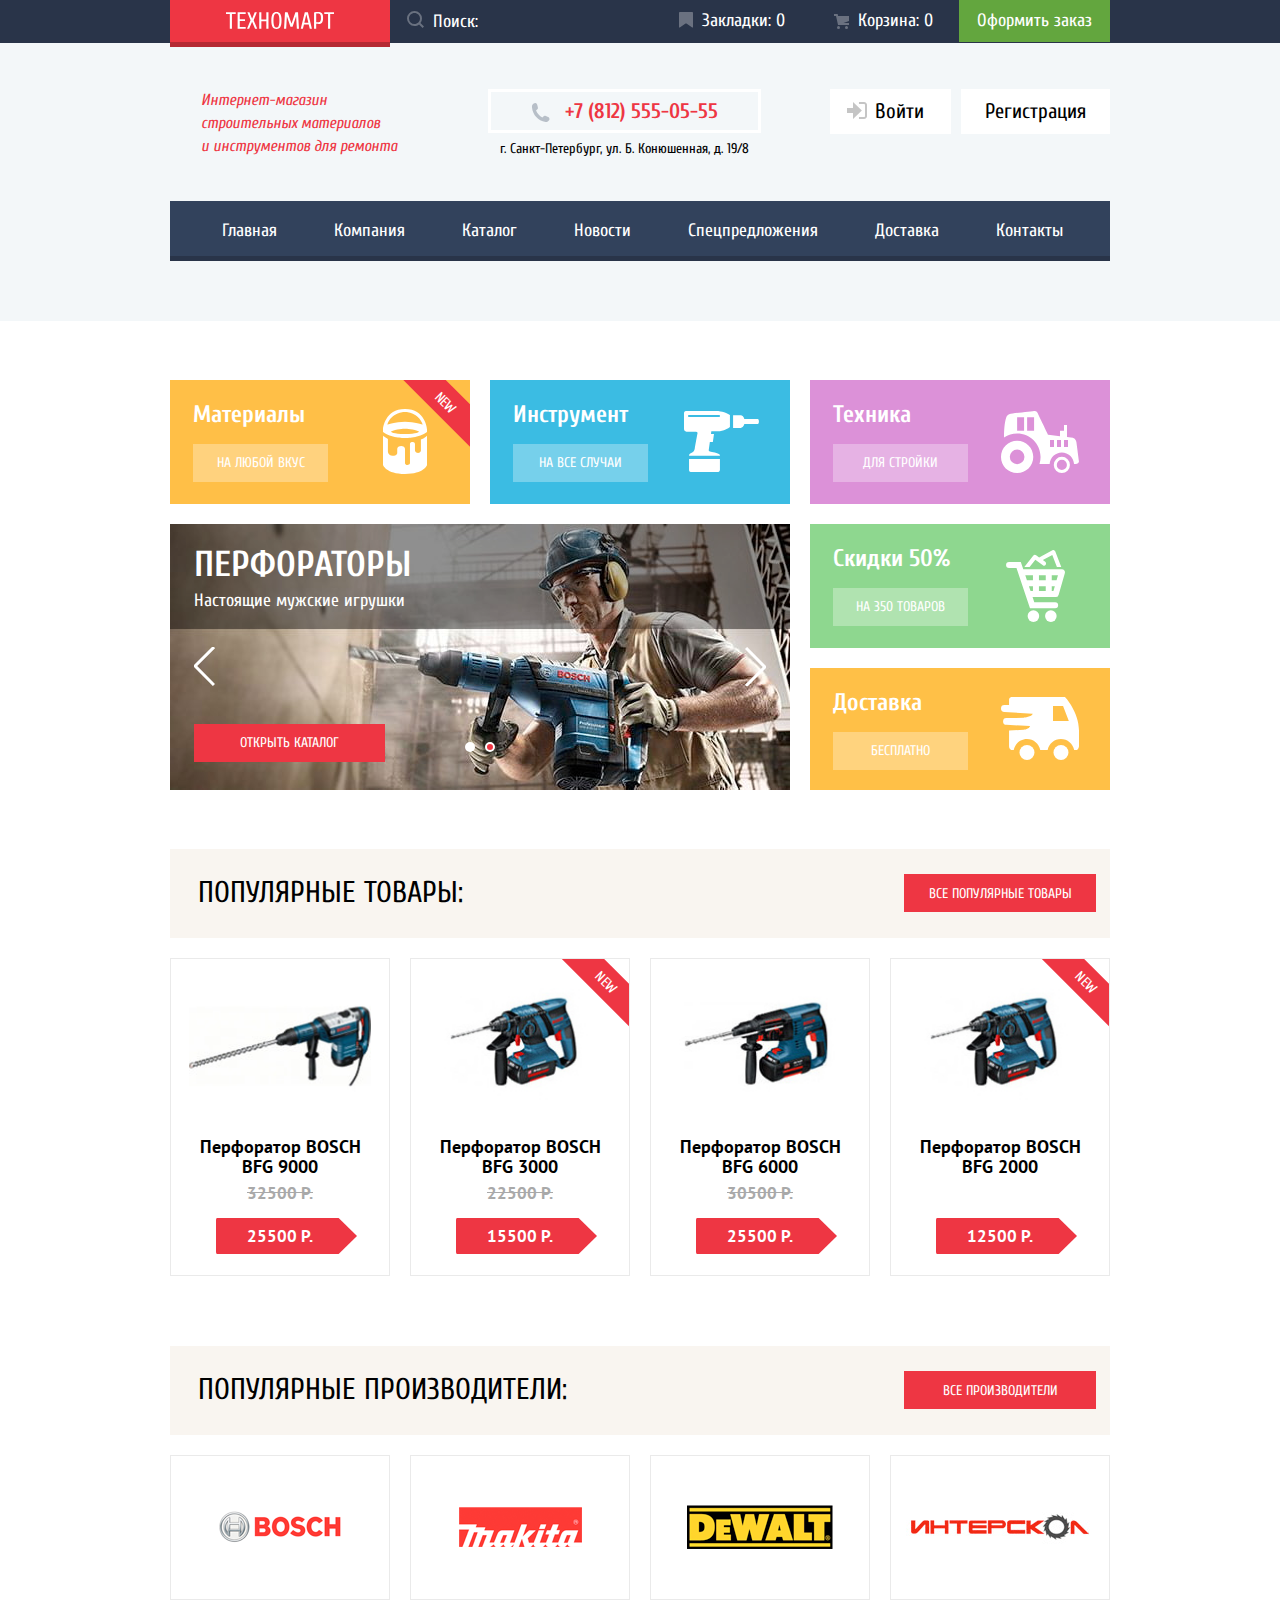
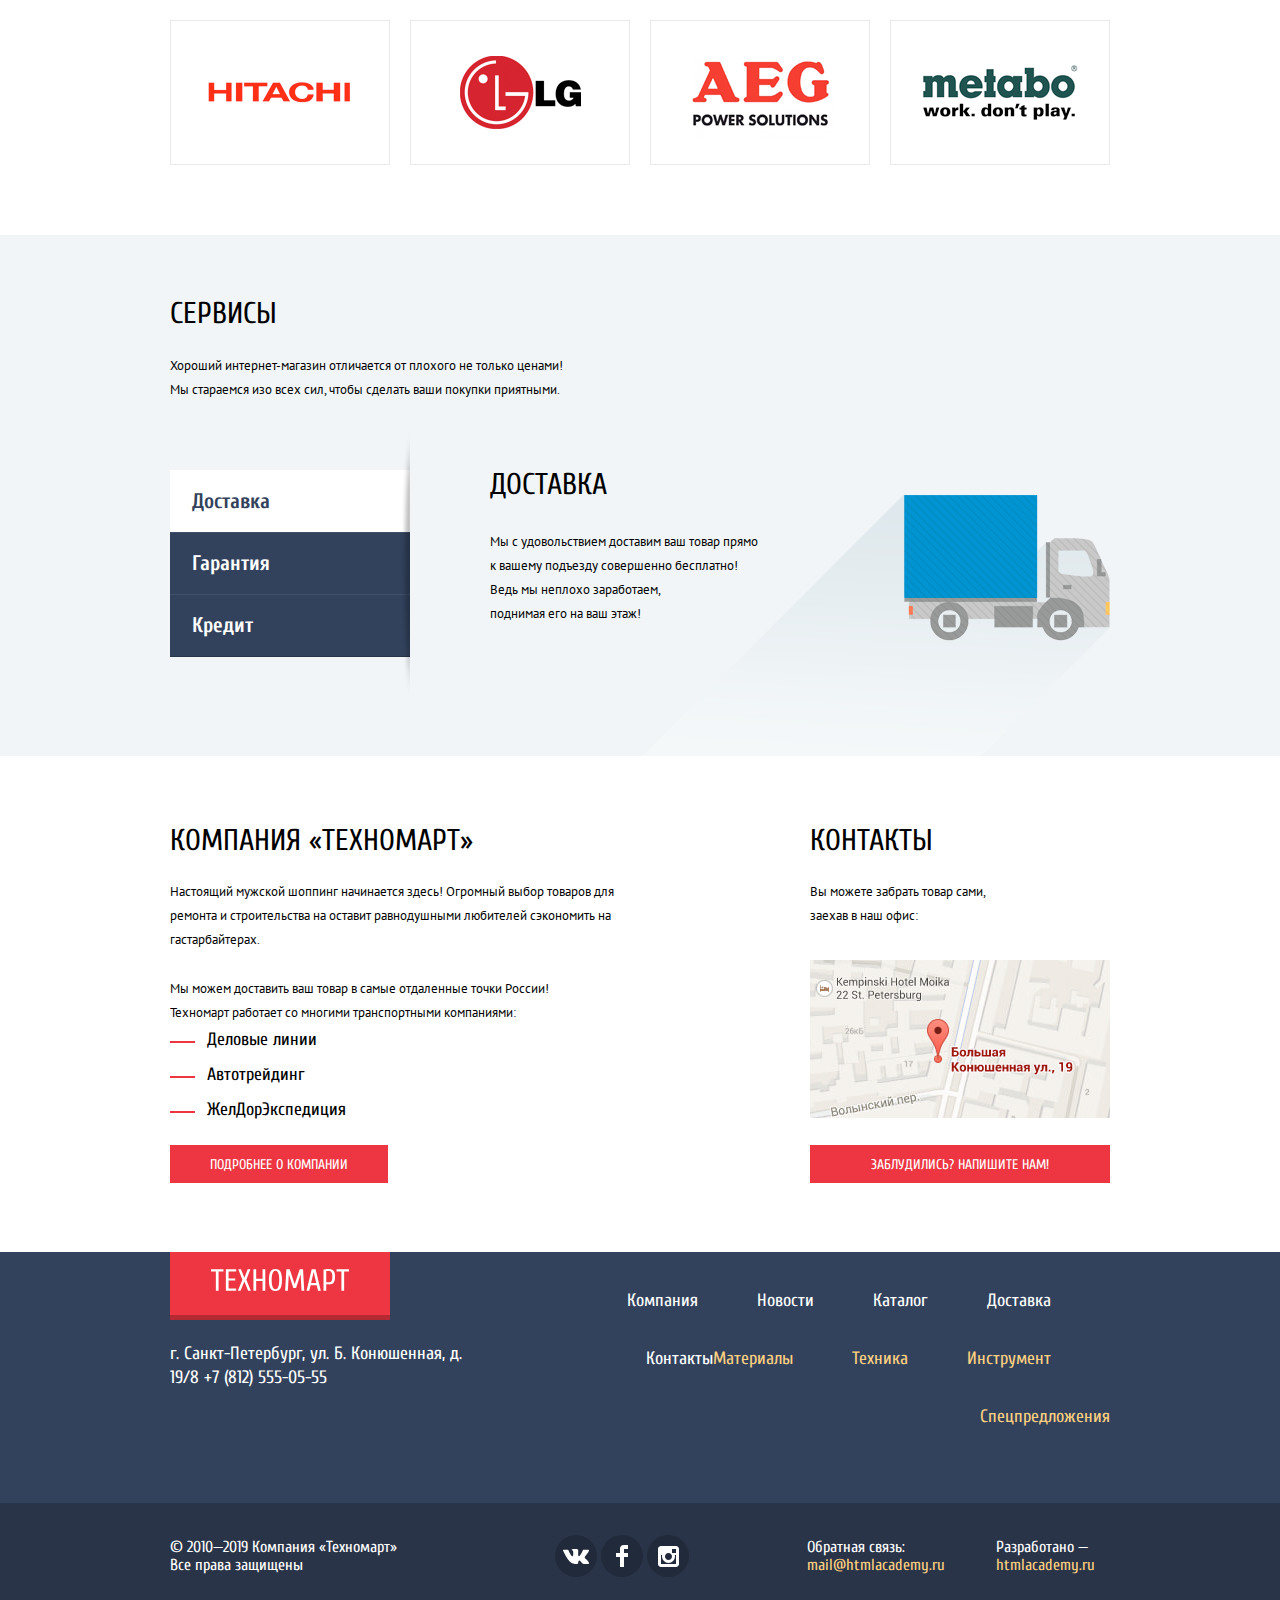
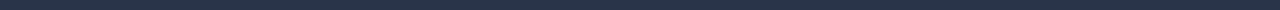
<file: index.html>
<!DOCTYPE html>
<html class="page" lang="ru">

<head>
  <meta charset="UTF-8">
  <title>HTML Academy: Техномарт</title>
  <link
    href="https://fonts.googleapis.com/css2?family=Cuprum:ital,wght@0,400;0,700;1,400&family=PT+Sans:wght@400;700&display=swap"
    rel="stylesheet">
  <link href="css/normalize.min.css" rel="stylesheet">
  <link href="css/style.min.css" rel="stylesheet">
</head>

<body class="page-body">
  <header class="header">
    <section class="header-top">
      <div class="container">
        <a class="logo-btn" href="index.html">
          <img src="img/logo-technomart.svg" width="108" height="18" alt="Техномарт">
        </a>
        <form class="search-panel" action="https://echo.htmlacademy.ru" method="get">
          <input class="search-input" type="search" name="search" placeholder="Поиск:" aria-label="Поиск по сайту">
          <button class="search-btn" type="submit" value="Поиск" aria-label="Отправить поисковый запрос">
            <svg xmlns="http://www.w3.org/2000/svg" width="17" height="17">
              <path fill="#fff"
                d="M17 15.586l-3.542-3.542A7.465 7.465 0 0015 7.5 7.5 7.5 0 107.5 15c1.71 0 3.282-.579 4.544-1.542L15.586 17 17 15.586zM2 7.5C2 4.467 4.467 2 7.5 2 10.532 2 13 4.467 13 7.5c0 3.032-2.468 5.5-5.5 5.5A5.506 5.506 0 012 7.5z" />
            </svg>
          </button>
        </form>
        <a class="bookmarks-btn" href="#">Закладки: 0</a>
        <a class="cart-btn" href="#">Корзина: 0</a>
        <a class="order-btn" href="#">Оформить заказ</a>
      </div>
    </section>
    <section class="shop-info container">
      <p class="header-title">Интернет-магазин строительных материалов<br> и инструментов для ремонта</p>
      <p class="header-contacts">
        <a href="tel:+78125550555">+7 (812) 555-05-55</a>
        <span>г. Санкт-Петербург, ул. Б. Конюшенная, д. 19/8</span>
      </p>
      <div class="user-nav">
        <a class="login" href="#">Войти
          <svg xmlns="http://www.w3.org/2000/svg" width="20" height="17">
            <path fill="#c5c5c5" d="M14.875 8.5L6 0v6H0v5h6v6z" />
            <path fill="#c5c5c5"
              d="M16.986 15.01h-5.027V17h5.027c2.178 0 3.004-1.81 3.029-3.026V3.028C19.99 1.811 19.164 0 16.986 0h-5.027v1.99h5.027c.839 0 .992.681 1.01 1.057v10.904c-.017.376-.171 1.059-1.01 1.059z" />
          </svg>
        </a>
        <a class="register" href="#">Регистрация</a>
      </div>
    </section>
    <div class="nav-container container">
      <nav class="main-nav">
        <a href="index.html">Главная</a>
        <a href="#">Компания</a>
        <a href="catalog.html">Каталог</a>
        <a href="#">Новости</a>
        <a href="#">Спецпредложения</a>
        <a href="#">Доставка</a>
        <a href="#">Контакты</a>
      </nav>
    </div>
  </header>

  <main>
    <div class="container">
      <section class="promo-block">
        <div class="promo-card promo-materials promo-new">
          <h3 class="promo-title">Материалы</h3>
          <a class="promo-btn" href="#">На любой вкус</a>
        </div>
        <div class="promo-card promo-intsrument">
          <h3 class="promo-title">Инструмент</h3>
          <a class="promo-btn" href="#">На все случаи</a>
        </div>
        <div class="promo-card promo-technic">
          <h3 class="promo-title">Техника</h3>
          <a class="promo-btn" href="#">Для стройки</a>
        </div>
        <div class="slider-wrapper">
          <div class="slider">
            <div class="slider-pins">
              <button class="first" type="button" aria-label="Первый слайд"></button>
              <button class="second current" type="button" aria-label="Второй слайд"></button>
            </div>
            <div class="slider-arrows">
              <button class="left" type="button" aria-label="Предыдущий слайд"></button>
              <button class="right" type="button" aria-label="Следующий слайд"></button>
            </div>
            <div class="slide active">
              <div class="slide-head">
                <h3>Перфораторы</h3>
                <p>Настоящие мужские игрушки</p>
              </div>
              <img src="img/slide-1.jpg" width="620" height="266" alt="Мужчина с перфоратором">
              <a class="btn" href="catalog.html">Открыть каталог</a>
            </div>
            <div class="slide">
              <div class="slide-head">
                <h3>Дрели</h3>
                <p>Соседям на радость!</p>
              </div>
              <img src="img/slide-2.jpg" width="620" height="266" alt="Мужчина с дрелью">
              <a class="btn" href="catalog.html">Открыть каталог</a>
            </div>
          </div>
        </div>
        <div class="promo-card promo-discount">
          <h3 class="promo-title">Скидки 50%</h3>
          <a class="promo-btn" href="#">На 350 товаров</a>
        </div>
        <div class="promo-card promo-delivery">
          <h3 class="promo-title">Доставка</h3>
          <a class="promo-btn" href="#">Бесплатно</a>
        </div>
      </section>

      <section>
        <div class="popular">
          <h2 class="title">Популярные товары:</h2>
          <a class="btn" href="#">Все популярные товары</a>
        </div>
        <div class="popular-products">
          <article class="product" tabindex="0">
            <div class="product-controls">
              <a class="product-buy" href="basket.html">Купить</a>
              <a class="product-bookmark" href="#">В закладки</a>
            </div>
            <img src="img/bfg9000.jpg" width="184" height="164" alt="Перфоратор BOSCH BFG 9000">
            <h3>Перфоратор BOSCH BFG 9000</h3>
            <del>32500 Р.</del>
            <span>25500 Р.</span>
          </article>
          <article class="product product-new" tabindex="0">
            <div class="product-controls">
              <a class="product-buy" href="basket.html">Купить</a>
              <a class="product-bookmark" href="#">В закладки</a>
            </div>
            <img src="img/bfg2000-3000.jpg" width="184" height="164" alt="Перфоратор BOSCH BFG 3000">
            <h3>Перфоратор BOSCH BFG 3000</h3>
            <del>22500 Р.</del>
            <span>15500 Р.</span>
          </article>
          <article class="product" tabindex="0">
            <div class="product-controls">
              <a class="product-buy" href="basket.html">Купить</a>
              <a class="product-bookmark" href="#">В закладки</a>
            </div>
            <img src="img/bfg6000.jpg" width="184" height="164" alt="Перфоратор BOSCH BFG 6000">
            <h3>Перфоратор BOSCH BFG 6000</h3>
            <del>30500 Р.</del>
            <span>25500 Р.</span>
          </article>
          <article class="product product-new" tabindex="0">
            <div class="product-controls">
              <a class="product-buy" href="basket.html">Купить</a>
              <a class="product-bookmark" href="#">В закладки</a>
            </div>
            <img src="img/bfg2000-3000.jpg" width="184" height="164" alt="Перфоратор BOSCH BFG 2000">
            <h3>Перфоратор BOSCH BFG 2000</h3>
            <span>12500 Р.</span>
          </article>
        </div>
      </section>
      <section>
        <div class="popular">
          <h2 class="title">Популярные производители:</h2>
          <a class="btn" href="#">Все производители</a>
        </div>

        <div class="manufacturers-wrapper">
          <a class="manufacturers" href="#">
            <img src="img/bosch.png" width="126" height="37" alt="Bosch">
          </a>
          <a class="manufacturers" href="#">
            <img src="img/makita.png" width="123" height="40" alt="Makita">
          </a>
          <a class="manufacturers" href="#">
            <img src="img/dewalt.png" width="146" height="44" alt="DeWalt">
          </a>
          <a class="manufacturers" href="#">
            <img src="img/interskol.png" width="188" height="34" alt="Interskol">
          </a>
          <a class="manufacturers" href="#">
            <img src="img/hitachi.png" width="169" height="31" alt="Hitachi">
          </a>
          <a class="manufacturers" href="#">
            <img src="img/lg.png" width="121" height="73" alt="LG">
          </a>
          <a class="manufacturers" href="#">
            <img src="img/aeg.png" width="151" height="96" alt="AEG">
          </a>
          <a class="manufacturers" href="#">
            <img src="img/metabo.png" width="204" height="69" alt="Metabo">
          </a>
        </div>
      </section>
    </div>

    <section class="services-wrapper">
      <div class="services container">
        <h2 class="title">Сервисы</h2>
        <p>Хороший интернет-магазин отличается от плохого не только ценами!
          Мы стараемся изо всех сил, чтобы сделать ваши покупки приятными.
        </p>
        <ul class="services-list">
          <li><button class="btn-current" type="button">Доставка</button></li>
          <li><button type="button">Гарантия</button></li>
          <li><button type="button">Кредит</button></li>
        </ul>
        <div class="services-slider">
          <div class="service-desk delivery-desk active">
            <h3 class="title">Доставка</h3>
            <p>Мы с удовольствием доставим ваш товар прямо<br>
              к вашему подъезду совершенно бесплатно!<br>
              Ведь мы неплохо заработаем,<br>
              поднимая его на ваш этаж!
            </p>
          </div>
          <div class="service-desk guarantee-desk">
            <h3 class="title">Гарантия</h3>
            <p>
              Если купленный у нас товар поломается или заскрипит,
              а также в случае пожара, спровацированного его
              возгоранием, вы всегда можете быть уверены в нашей
              гарантии. Мы обменяем сгоревший товар на новый.
              Дом уж восстановите как-нибудь сами.
            </p>
          </div>
          <div class="service-desk credit-desk">
            <h3 class="title">Кредит</h3>
            <p>
              Залезть в долговую яму стало проще!
              Кредитные консультанты придут вам на помощь.
            </p>
            <a class="btn" href="#">Отправить заявку</a>
          </div>
        </div>
      </div>
    </section>

    <div class="company-features container">
      <section class="about">
        <h3 class="title">Компания «Техномарт»</h3>
        <p>
          Настоящий мужской шоппинг начинается здесь! Огромный выбор товаров для ремонта и строительства на оставит
          равнодушными любителей сэкономить на гастарбайтерах.
        </p>
        <p>
          Мы можем доставить ваш товар в самые отдаленные точки России!<br>Техномарт работает со многими транспортными
          компаниями:
        </p>
        <ul>
          <li>Деловые линии</li>
          <li>Автотрейдинг</li>
          <li>ЖелДорЭкспедиция</li>
        </ul>
        <a class="btn" href="#">Подробнее о компании</a>
      </section>
      <section class="contacts">
        <h3 class="title">Контакты</h3>
        <p>
          Вы можете забрать товар сами, заехав в наш офис:
        </p>
        <a href="map.html" class="map-button">
          <img class="img-map" src="img/map.jpg" width="300" height="158" alt="Карта">
        </a>
        <a class="btn writeus-btn" href="writeus.html">Заблудились? Напишите нам!</a>
      </section>
    </div>
  </main>

  <footer class="footer">
    <div class="footer-top container">
      <div class="footer-left">
        <a class="logo-btn logo-footer" href="index.html">
          <img src="img/logo-technomart.svg" width="138" height="23" alt="Техномарт">
        </a>
        <p>г. Санкт-Петербург, ул. Б. Конюшенная, д. 19/8
          <a href="tel:+78125550555">+7 (812) 555-05-55</a></p>
      </div>
      <nav class="footer-nav container">
        <a href="#">Компания</a>
        <a href="#">Новости</a>
        <a href="catalog.html">Каталог</a>
        <a href="#">Доставка</a>
        <a href="#contacts">Контакты</a>
        <a href="#">Материалы</a>
        <a href="#">Техника</a>
        <a href="#">Инструмент</a>
        <a href="#">Спецпредложения</a>
      </nav>
    </div>
    <div class="footer-bottom">
      <div class="copyright container">
        <p>© 2010—2019 Компания «Техномарт»<br>Все права защищены</p>
        <div class="social">
          <a href="#" class="vk"></a>
          <a href="#" class="fb"></a>
          <a href="#" class="inst"></a>
        </div>
        <p class="feedback-contact">Обратная связь:<br><a href="#">mail@htmlacademy.ru</a></p>
        <p class="developer-contact">Разработано —<br><a
            href="https://htmlacademy.ru/intensive/htmlcss">htmlacademy.ru</a></p>
      </div>
    </div>
  </footer>

  <div class="modal modal-map">
    <h2 class="visually-hidden">Как нас найти</h2>
    <iframe
      src="https://www.google.com/maps/embed?pb=!1m18!1m12!1m3!1d1998.6037999040354!2d30.322010416394033!3d59.938716271971415!2m3!1f0!2f0!3f0!3m2!1i1024!2i768!4f13.1!3m3!1m2!1s0x4696310fca5ba729%3A0xea9c53d4493c879f!2sBolshaya+Konyushennaya+ul.%2C+19%2C+Sankt-Peterburg%2C+Russia%2C+191186!5e0!3m2!1sen!2s!4v1441888483426"
      width="943" height="442" allowfullscreen
      title="Офис компании по адресу ул. Большая Конюшенная 19/8, Санкт-Петербург"></iframe>
    <p><img src="img/map-popup.jpg" width="943" height="442"
        alt="Офис компании по адресу ул. Большая Конюшенная 19/8, Санкт-Петербург"></p>
    <button class="close-btn" type="button" aria-label="Закрыть"></button>
  </div>

  <div class="modal writeus">
    <h2 class="visually-hidden">Напишите нам</h2>
    <form class="writeus-form" action="https://echo.htmlacademy.ru" method="post">
      <div class="writeus-inner">
        <div class="writeus-row">
          <p>
            <label for="name">Ваше имя:</label>
            <input class="input-name" type="text" id="name" name="name" placeholder="Имя Фамилия">
          </p>
          <p>
            <label for="e-mail">Ваш e-mail:</label>
            <input class="input-email" type="email" id="e-mail" name="e-mail" placeholder="email@example.com">
          </p>
        </div>
        <p>
          <label for="textarea">Текст письма:</label>
          <textarea class="input-textarea" id="textarea" name="text" placeholder="В свободной форме"></textarea>
        </p>
      </div>
      <div class="writeus-bottom">
        <button class="btn" type="submit">Отправить</button>
      </div>
    </form>
    <button class="close-btn" type="button" aria-label="Закрыть"></button>
  </div>

  <div class="modal modal-basket">
    <h2 class="visually-hidden">Корзина</h2>
    <p>Товар добавлен в корзину!</p>
    <div class="basket-inner">
      <a href="#" class="btn">Оформить заказ</a>
      <a href="#" class="btn btn-continue">Продолжить покупки</a>
    </div>
    <button class="close-btn" type="button" aria-label="Закрыть"></button>
  </div>

  <script src="js/script.min.js"></script>
</body>

</html>
</file>
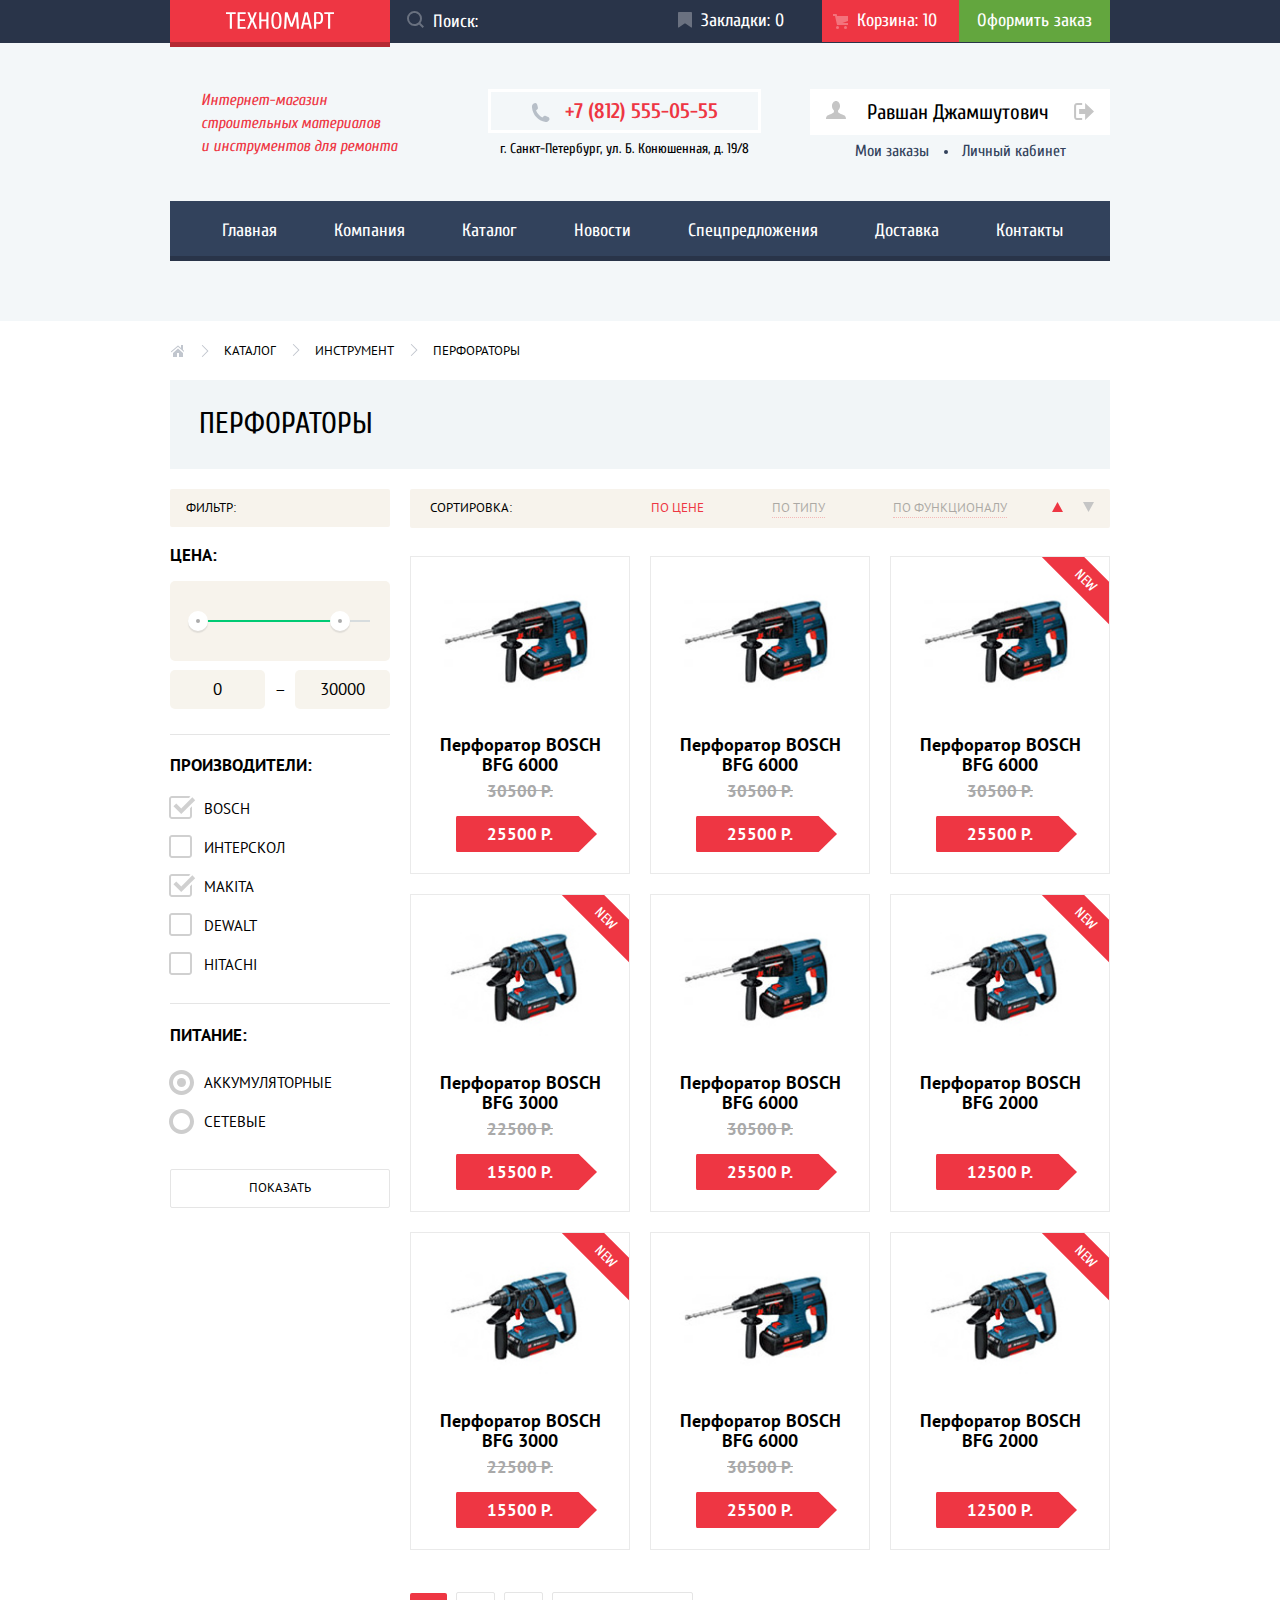
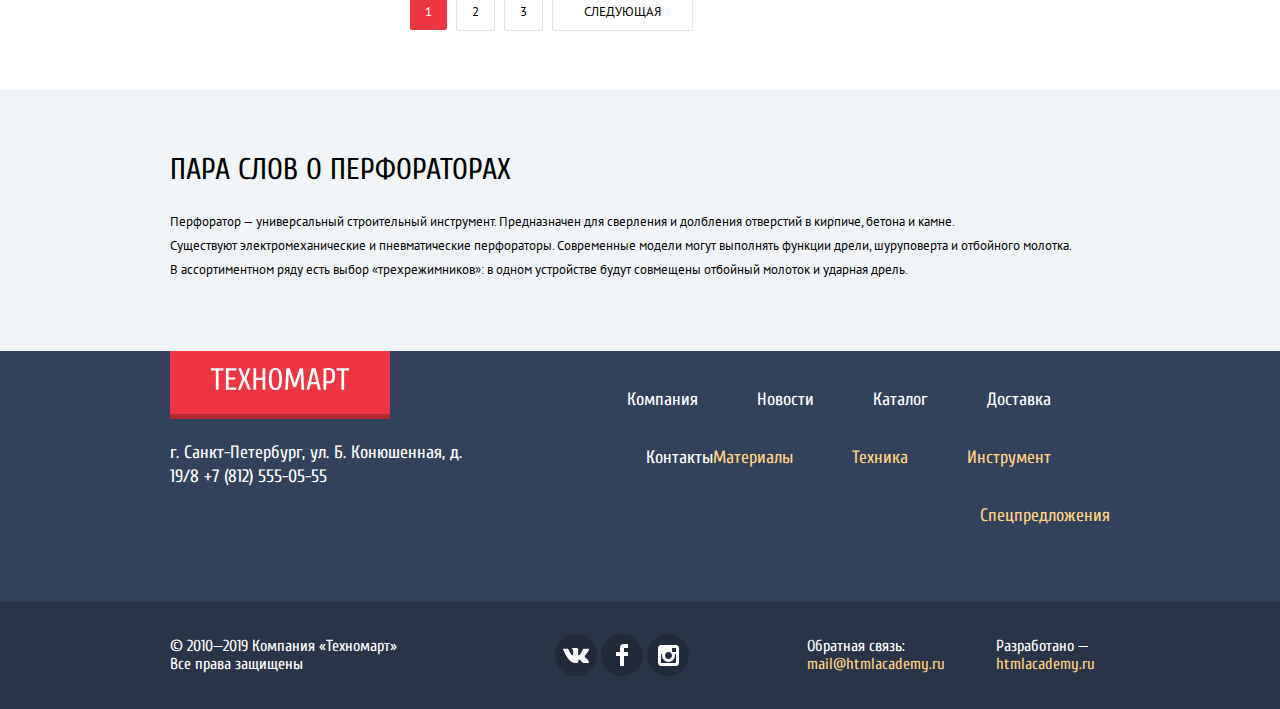
<file: catalog.html>
<!DOCTYPE html>
<html lang="ru">

<head>
  <meta charset="UTF-8">
  <title>HTML Academy: Техномарт</title>
  <link
    href="https://fonts.googleapis.com/css2?family=Cuprum:ital,wght@0,400;0,700;1,400&family=PT+Sans:wght@400;700&display=swap"
    rel="stylesheet">
  <link href="css/normalize.min.css" rel="stylesheet">
  <link href="css/style.min.css" rel="stylesheet">
</head>

<body class="page-body">
  <header class="header">
    <section class="header-top">
      <div class="container">
        <a class="logo-btn" href="index.html">
          <img src="img/logo-technomart.svg" width="108" height="18" alt="Техномарт">
        </a>
        <form class="search-panel" action="https://echo.htmlacademy.ru" method="get">
          <input class="search-input" type="search" name="search" placeholder="Поиск:" aria-label="Поиск по сайту">
          <button class="search-btn" type="submit" value="Поиск" aria-label="Отправить поисковый запрос">
            <svg xmlns="http://www.w3.org/2000/svg" width="17" height="17">
              <path fill="#fff"
                d="M17 15.586l-3.542-3.542A7.465 7.465 0 0015 7.5 7.5 7.5 0 107.5 15c1.71 0 3.282-.579 4.544-1.542L15.586 17 17 15.586zM2 7.5C2 4.467 4.467 2 7.5 2 10.532 2 13 4.467 13 7.5c0 3.032-2.468 5.5-5.5 5.5A5.506 5.506 0 012 7.5z" />
            </svg>
          </button>
        </form>
        <a class="bookmarks-btn" href="#">Закладки: 0</a>
        <a class="cart-btn not-empty" href="#">Корзина: 10</a>
        <a class="order-btn" href="#">Оформить заказ</a>
      </div>
    </section>
    <section class="shop-info container">
      <p class="header-title">Интернет-магазин строительных материалов<br> и инструментов для ремонта</p>
      <p class="header-contacts">
        <a href="tel:+78125550555">+7 (812) 555-05-55</a>
        <span>г. Санкт-Петербург, ул. Б. Конюшенная, д. 19/8</span>
      </p>
      <div class="personel-wrapper">
        <div class="personel-login">
          <a href="#" class="user-name"><svg xmlns="http://www.w3.org/2000/svg" width="20" height="18">
              <path fill="#c5c5c5"
                d="M17.881 14.166c-2.144-.735-4.256-1.666-5.207-2.39-.657-.501-.77-1.618-.517-2.415 1.118-.903 1.864-2.477 1.864-4.278C14.021 2.276 12.221 0 10 0S5.979 2.276 5.979 5.083c0 1.801.746 3.374 1.863 4.277.253.798.141 1.915-.517 2.416-.95.724-3.063 1.654-5.207 2.39S0 18 0 18h20s.025-3.099-2.119-3.834z" />
            </svg>Равшан Джамшутович</a>
          <a href="#" class="user-exit"><svg xmlns="http://www.w3.org/2000/svg" width="21" height="17">
              <g fill="#c5c5c5">
                <path d="M21 8.5L12.125 0v6h-6v5h6v6z" />
                <path
                  d="M3.106 13.952V3.048c.018-.376.171-1.057 1.01-1.057h5.027V0H4.116C1.938 0 1.112 1.81 1.087 3.027v10.946C1.112 15.189 1.938 17 4.116 17h5.027v-1.99H4.116c-.839 0-.992-.683-1.01-1.058z" />
              </g>
            </svg></a>
        </div>
        <div class="personel-links">
          <a href="#">Мои заказы</a>
          <a href="#">Личный кабинет</a>
        </div>
      </div>
    </section>
    <div class="nav-container container">
      <nav class="main-nav">
        <a href="index.html">Главная</a>
        <a href="#">Компания</a>
        <a href="catalog.html">Каталог</a>
        <a href="#">Новости</a>
        <a href="#">Спецпредложения</a>
        <a href="#">Доставка</a>
        <a href="#">Контакты</a>
      </nav>
    </div>
  </header>

  <main>
    <div class="container">
      <div class="breadcrumbs">
        <a href="index.html"></a>
        <a href="#">Каталог</a>
        <a href="#">Инструмент</a>
        <span>Перфораторы</span>
      </div>
      <section>
        <h1 class="catalog-title catalog-background">Перфораторы</h1>
        <div class="product-row">
          <aside class="filter">
            <form action="https://echo.htmlacademy.ru" method="get">
              <h2>Фильтр:</h2>
              <fieldset class="cost-filter">
                <legend>Цена:</legend>
                <div class="range-filter">
                  <div class="range-controls">
                    <div class="scale">
                      <div class="bar"></div>
                    </div>
                    <div class="toggle toggle-min" tabindex="0"></div>
                    <div class="toggle toggle-max" tabindex="0"></div>
                  </div>
                  <div class="price-controls">
                    <label class="min-price">
                      <input type="text" name="min-price" value="0">
                    </label>
                    <span>—</span>
                    <label class="max-price">
                      <input type="text" name="max-price" value="30000">
                    </label>
                  </div>
                </div>
              </fieldset>
              <fieldset class="manufacturers-filter">
                <legend>Производители:</legend>
                <ul>
                  <li class="filter-option">
                    <label>
                      <input class="visually-hidden input-checkbox" type="checkbox" name="bosch" id="filter-bosch"
                        checked>
                      <span>Bosch</span>
                    </label>
                  </li>
                  <li class="filter-option">
                    <label>
                      <input class="visually-hidden input-checkbox" type="checkbox" name="interscol"
                        id="filter-interscol">
                      <span>Интерскол</span>
                    </label>
                  </li>
                  <li class="filter-option">
                    <label>
                      <input class="visually-hidden input-checkbox" type="checkbox" name="makita" id="filter-makita"
                        checked>
                      <span>Makita</span>
                    </label>
                  </li>
                  <li class="filter-option">
                    <label>
                      <input class="visually-hidden input-checkbox" type="checkbox" name="dewalt" id="filter-dewalt">
                      <span>Dewalt</span>
                    </label>
                  </li>
                  <li class="filter-option">
                    <label>
                      <input class="visually-hidden input-checkbox" type="checkbox" name="hitachi" id="filter-hitachi">
                      <span>Hitachi</span>
                    </label>
                  </li>
                </ul>
              </fieldset>
              <fieldset class="supply-filter">
                <legend>Питание:</legend>
                <ul>
                  <li class="filter-option">
                    <label>
                      <input class="visually-hidden input-radio" type="radio" name="power" id="battery-power"
                        value="battery" checked>
                      <span>Аккумуляторные</span>
                    </label>
                  </li>
                  <li class="filter-option">
                    <label>
                      <input class="visually-hidden input-radio" type="radio" name="power" id="cable-power"
                        value="cable">
                      <span>Сетевые</span>
                    </label>
                  </li>
                </ul>
              </fieldset>
              <button type="submit">Показать</button>
            </form>
          </aside>

          <section class="product-wrapper">
            <div class="sort">
              <span>Сортировка:</span>
              <a href="#" class="sorting-item sorting-current">По цене</a>
              <a href="#" class="sorting-item">По типу</a>
              <a href="#" class="sorting-item">По функционалу</a>
              <div class="sorting-arrows">
                <a class="sorting-arrow sorting-current" href="#" title="По возрастанию"><svg
                    xmlns="http://www.w3.org/2000/svg" width="11" height="10">
                    <path fill="#C5C5C5" d="M5.5 0L0 10h11z" /></svg></a>
                <a class="sorting-arrow" href="#" title="По убыванию"><svg xmlns="http://www.w3.org/2000/svg" width="11"
                    height="10">
                    <path fill="#C5C5C5" d="M5.5 10L0 0h11" /></svg></a>
              </div>
            </div>
            <div class="product-list">
              <article class="product" tabindex="0">
                <div class="product-controls">
                  <a class="product-buy" href="basket.html">Купить</a>
                  <a class="product-bookmark" href="#">В закладки</a>
                </div>
                <img src="img/bfg6000.jpg" width="184" height="184" alt="Перфоратор BOSCH BFG 6000">
                <h3>Перфоратор BOSCH BFG 6000</h3>
                <del>30500 Р.</del>
                <span>25500 Р.</span>
              </article>
              <article class="product" tabindex="0">
                <div class="product-controls">
                  <a class="product-buy" href="basket.html">Купить</a>
                  <a class="product-bookmark" href="#">В закладки</a>
                </div>
                <img src="img/bfg6000.jpg" width="184" height="164" alt="Перфоратор BOSCH BFG 6000">
                <h3>Перфоратор BOSCH BFG 6000</h3>
                <del>30500 Р.</del>
                <span>25500 Р.</span>
              </article>
              <article class="product product-new" tabindex="0">
                <div class="product-controls">
                  <a class="product-buy" href="basket.html">Купить</a>
                  <a class="product-bookmark" href="#">В закладки</a>
                </div>
                <img src="img/bfg6000.jpg" width="184" height="164" alt="Перфоратор BOSCH BFG 6000">
                <h3>Перфоратор BOSCH BFG 6000</h3>
                <del>30500 Р.</del>
                <span>25500 Р.</span>
              </article>
              <article class="product product-new" tabindex="0">
                <div class="product-controls">
                  <a class="product-buy" href="basket.html">Купить</a>
                  <a class="product-bookmark" href="#">В закладки</a>
                </div>
                <img src="img/bfg2000-3000.jpg" width="184" height="164" alt="Перфоратор BOSCH BFG 3000">
                <h3>Перфоратор BOSCH BFG 3000</h3>
                <del>22500 Р.</del>
                <span>15500 Р.</span>
              </article>
              <article class="product" tabindex="0">
                <div class="product-controls">
                  <a class="product-buy" href="basket.html">Купить</a>
                  <a class="product-bookmark" href="#">В закладки</a>
                </div>
                <img src="img/bfg6000.jpg" width="184" height="164" alt="Перфоратор BOSCH BFG 6000">
                <h3>Перфоратор BOSCH BFG 6000</h3>
                <del>30500 Р.</del>
                <span>25500 Р.</span>
              </article>
              <article class="product product-new" tabindex="0">
                <div class="product-controls">
                  <a class="product-buy" href="basket.html">Купить</a>
                  <a class="product-bookmark" href="#">В закладки</a>
                </div>
                <img src="img/bfg2000-3000.jpg" width="184" height="164" alt="Перфоратор BOSCH BFG 2000">
                <h3>Перфоратор BOSCH BFG 2000</h3>
                <span>12500 Р.</span>
              </article>
              <article class="product product-new" tabindex="0">
                <div class="product-controls">
                  <a class="product-buy" href="basket.html">Купить</a>
                  <a class="product-bookmark" href="#">В закладки</a>
                </div>
                <img src="img/bfg2000-3000.jpg" width="184" height="164" alt="Перфоратор BOSCH BFG 3000">
                <h3>Перфоратор BOSCH BFG 3000</h3>
                <del>22500 Р.</del>
                <span>15500 Р.</span>
              </article>
              <article class="product" tabindex="0">
                <div class="product-controls">
                  <a class="product-buy" href="basket.html">Купить</a>
                  <a class="product-bookmark" href="#">В закладки</a>
                </div>
                <img src="img/bfg6000.jpg" width="184" height="164" alt="Перфоратор BOSCH BFG 6000">
                <h3>Перфоратор BOSCH BFG 6000</h3>
                <del>30500 Р.</del>
                <span>25500 Р.</span>
              </article>
              <article class="product product-new" tabindex="0">
                <div class="product-controls">
                  <a class="product-buy" href="basket.html">Купить</a>
                  <a class="product-bookmark" href="#">В закладки</a>
                </div>
                <img src="img/bfg2000-3000.jpg" width="184" height="164" alt="Перфоратор BOSCH BFG 2000">
                <h3>Перфоратор BOSCH BFG 2000</h3>
                <span>12500 Р.</span>
              </article>
            </div>
            <div class="pagination">
              <a class="pagination-current">1</a>
              <a href="#">2</a>
              <a href="#">3</a>
              <a href="#">Следующая</a>
            </div>
          </section>
        </div>
      </section>
    </div>

    <section class="catalog-background">
      <div class="products-info container">
        <h2 class="title">Пара слов о перфораторах</h2>
        <p class="text">Перфоратор — универсальный строительный инструмент. Предназначен для сверления и долбления
          отверстий в
          кирпиче, бетона и камне.<br>
          Существуют электромеханические и пневматические перфораторы. Современные модели могут выполнять функции
          дрели, шуруповерта и отбойного молотка.<br>
          В ассортиментном ряду есть выбор «трехрежимников»: в одном устройстве будут совмещены отбойный молоток и
          ударная дрель.
        </p>
      </div>
    </section>
  </main>

  <footer class="footer">
    <div class="footer-top container">
      <div class="footer-left">
        <a class="logo-btn logo-footer" href="index.html">
          <img src="img/logo-technomart.svg" width="138" height="23" alt="Техномарт">
        </a>
        <p>г. Санкт-Петербург, ул. Б. Конюшенная, д. 19/8
          <a href="tel:+78125550555">+7 (812) 555-05-55</a></p>
      </div>
      <nav class="footer-nav container">
        <a href="#">Компания</a>
        <a href="#">Новости</a>
        <a href="catalog.html">Каталог</a>
        <a href="#">Доставка</a>
        <a href="#contacts">Контакты</a>
        <a href="#">Материалы</a>
        <a href="#">Техника</a>
        <a href="#">Инструмент</a>
        <a href="#">Спецпредложения</a>
      </nav>
    </div>
    <div class="footer-bottom">
      <div class="copyright container">
        <p>© 2010—2019 Компания «Техномарт»<br>Все права защищены</p>
        <div class="social">
          <a href="#" class="vk"></a>
          <a href="#" class="fb"></a>
          <a href="#" class="inst"></a>
        </div>
        <p class="feedback-contact">Обратная связь:<br><a href="#">mail@htmlacademy.ru</a></p>
        <p class="developer-contact">Разработано —<br><a
            href="https://htmlacademy.ru/intensive/htmlcss">htmlacademy.ru</a></p>
      </div>
    </div>
  </footer>

  <div class="modal modal-basket">
    <h2 class="visually-hidden">Корзина</h2>
    <p>Товар добавлен в корзину!</p>
    <div class="basket-inner">
      <a href="#" class="btn">Оформить заказ</a>
      <a href="#" class="btn btn-continue">Продолжить покупки</a>
    </div>
    <button class="close-btn" type="button" aria-label="Закрыть"></button>
  </div>

  <script src="js/basket.min.js"></script>
</body>

</html>
</file>
<file: css/style.min.css>
:root{--basic-black:#000000;--main-nav:#32425C;--header-footer:#293449;--main-nav-active:#1D2739;--active-inset:#405069;--color-social:#212A3A;--bookmarks-cart-active:#161D29;--background-instrument:#3BBCE3;--basic-white:#ffffff;--basic-background-blue:#F1F5F7;--login-register-active:#C5C5C5;--old-price:#A9A9A9;--background-popular:#F9F5F0;--sort-filter-background:#F7F3EC;--header-background:#F3F7F9;--modal-bottom:#F1F1F1;--manufacturers-border:#EAEAEA;--scale-color:#D7DCDE;--bar-color:#00ca74;--red-native:#EE3643;--red-active:#BA2732;--red-hover:#CA2C37;--red-custom:#FF5357;--background-materials:#FFBF47;--footer-links:#FFD180;--background-delivery:#FFC047;--order-buy:#63A63E;--order-buy-hover:#5FBB2D;--background-discount:#8ED78F;--buy-active:#518534;--buy-underline:#367315;--background-technique:#DC91D8;--pagination-border:#e5e5e5;--pin-background:#ababab;--pin-shadow:rgba(171, 171, 171, 0.3);--logo-box-shadow:rgba(0, 0, 0, 0.24);--promo-btn-shadow:rgba(255, 255, 255, 0.3);--promo-btn-hover:rgba(197, 197, 197, 0.3);--promo-btn-active:rgba(169, 169, 169, 0.3);--manufacturers-hover-active:rgba(0, 0, 0, 0.15);--white-opacity:rgba(255, 255, 255, .3);--login-hover:#3D546F}body{min-width:960px;font-family:"PT Sans",Arial,sans-serif;font-size:13px;line-height:24px;font-weight:400;color:var(--basic-black);background-color:var(--basic-white)}a{text-decoration:none}img{max-width:100%;height:auto}.page{height:100%}.page-body{min-height:100%;display:grid;grid-template-rows:min-content 1fr min-content;align-content:start}.container{width:940px;margin-left:auto;margin-right:auto}.btn{font-family:Cuprum,Arial,sans-serif;font-size:14px;line-height:18px;text-transform:uppercase;text-align:center;color:var(--basic-white);background-color:var(--red-native);transition:background-color .3s}.btn:focus,.btn:hover{background-color:var(--red-hover)}.btn:active{background-color:var(--red-active);transition:background-color 0s}.popular{display:flex;justify-content:space-between;align-items:center;width:100%;min-height:89px;margin-bottom:20px;background-color:var(--background-popular)}.popular h2{margin-left:28px}.popular .btn{margin-right:14px;padding:11px 0 9px 0;width:192px}.title{font-family:Cuprum,Arial,sans-serif;font-size:30px;line-height:30px;font-weight:400;margin:0;text-transform:uppercase}.header{font-family:Cuprum,Arial,sans-serif;padding-bottom:60px;background-color:var(--header-background)}.header-top{font-size:18px;line-height:24px;background-color:var(--header-footer)}.header-top .container{display:flex;align-items:center}.logo-btn{text-align:center;line-height:47px;max-width:220px;width:100%;margin-bottom:-5px;background-color:var(--red-native);box-shadow:inset 0 -5px 0 var(--logo-box-shadow)}.logo-btn:active{background-color:var(--red-active)}.logo-footer{line-height:68px;display:inline-block;vertical-align:middle}.search-btn{position:absolute;background:0 0;border:none;left:11px;top:10px}.search-btn path{fill:var(--white-opacity);transition:fill .3s}.search-btn:focus path,.search-btn:hover path{fill:var(--basic-white)}.search-panel{position:relative;flex-grow:1}.search-input{padding:12px 12px 10px 43px;width:100%;background:0 0;border:none;background-color:var(--header-footer);outline:0}.search-input:focus{background-color:var(--basic-white)}.search-input:focus+.search-btn path{fill:var(--red-native);opacity:1;transition:fill 0s}.search-input::placeholder{color:var(--basic-white)}.bookmarks-btn{padding-right:38px;padding-left:20px;color:var(--basic-white);line-height:42px}.bookmarks-btn::before{content:"";display:inline-block;vertical-align:middle;padding-bottom:4px;background-image:url(../img/icon-bookmark.svg);background-repeat:no-repeat;width:14px;height:16px;margin-right:9px;opacity:.3;transition:opacity .3s}.bookmarks-btn:focus::before,.bookmarks-btn:hover::before{opacity:1}.bookmarks-btn:active{opacity:.5;background-color:var(--bookmarks-cart-active)}.cart-btn{color:var(--basic-white);line-height:42px;padding:0 22px 0 11px;min-width:103px}.not-empty{background-color:var(--red-native)}.cart-btn::before{content:"";display:inline-block;vertical-align:middle;padding-right:9px;background-image:url(../img/icon-cart.svg);background-repeat:no-repeat;width:15px;height:15px;opacity:.3;transition:opacity .3s}.cart-btn:focus::before,.cart-btn:hover::before{opacity:1}.cart-btn:active{opacity:.5;background-color:var(--bookmarks-cart-active)}.order-btn{padding:9px 18px;color:var(--basic-white);background-color:var(--order-buy);transition:background-color .3s}.order-btn:focus,.order-btn:hover{background-color:var(--order-buy-hover)}.order-btn:active{opacity:.5}.shop-info{display:flex;justify-content:space-between;padding-top:46px;padding-bottom:37px;min-height:75px}.header-title{display:flex;max-width:197px;color:var(--red-native);padding-left:31px;font-size:16px;line-height:23px;margin:0;font-style:italic}.header-contacts{text-align:center;margin:0;margin-left:20px}.header-contacts a{display:inline-block;vertical-align:middle;color:var(--red-native);padding:4px 40px;font-size:21px;line-height:30px;font-weight:700;margin-bottom:4px;border:3px solid var(--basic-white)}.header-contacts a::before{content:"";display:inline-block;vertical-align:middle;background-image:url(../img/icon-phone.svg);background-repeat:no-repeat;padding-right:16px;width:18px;height:19px}.header-contacts span{display:block;font-size:14px;line-height:24px}.user-nav{display:flex;align-items:start;font-size:21px;line-height:21px}.login{position:relative;margin-right:10px;padding:12px 27px 12px 45px;color:var(--basic-black);background-color:var(--basic-white);transition:color .3s}.login svg{position:absolute;left:17px;top:13px}.login:focus,.login:hover{color:var(--red-native)}.login:focus path,.login:hover path{fill:var(--login-hover);transition:fill .55s}.login:active{color:var(--login-register-active);transition:fill 0s}.login:active path{fill:var(--login-register-active);transition:fill 0s}.register{padding:12px 24px;color:var(--basic-black);background-color:var(--basic-white);transition:color .3s}.register:focus,.register:hover{color:var(--red-native)}.register:active{color:var(--login-register-active);transition:color 0s}.nav-container{height:60px}.main-nav{display:flex;text-align:center;justify-content:flex-start;align-items:center;font-size:18px;line-height:24px;background-color:var(--main-nav);box-shadow:inset 0 -5px 0 var(--header-footer)}.main-nav a{flex-grow:1;color:var(--basic-white);padding:0 25px;line-height:60px;transition:background-color .3s}.main-nav a:first-child{padding-left:49px}.main-nav a:last-child{padding-right:44px}.main-nav a:focus,.main-nav a:hover{background-color:var(--header-footer)}.main-nav a:active{background-color:var(--main-nav-active);opacity:.5}.promo-block{display:grid;grid-template-columns:repeat(3,1fr);grid-template-rows:repeat(2,1fr);gap:20px;margin-top:59px;margin-bottom:59px;padding:0;list-style:none}.promo-card{background-repeat:no-repeat;padding:20px 23px}.promo-materials{position:relative;overflow:hidden;background-color:var(--background-materials);background-image:url(../img/icon-1.svg);background-position:center right 43px}.promo-intsrument{background-color:var(--background-instrument);background-image:url(../img/icon-2.svg);background-position:center right 31px}.promo-technic{background-color:var(--background-technique);background-image:url(../img/icon-3.svg);background-position:center right 31px}.promo-discount{background-color:var(--background-discount);background-image:url(../img/icon-4.svg);background-position:center right 45px}.promo-delivery{background-color:var(--background-delivery);background-image:url(../img/icon-5.svg);background-position:center right 31px}.promo-title{font-family:Cuprum,Arial,sans-serif;font-size:24px;line-height:30px;font-weight:700;color:var(--basic-white);margin-bottom:14px;margin-top:0}.promo-btn{font-family:Cuprum,Arial,sans-serif;display:inline-block;vertical-align:middle;font-size:14px;line-height:18px;padding:10px 23px;min-width:135px;color:var(--basic-white);text-transform:uppercase;text-align:center;box-sizing:border-box;background-color:var(--promo-btn-shadow);transition:background-color .3s}.promo-btn:focus,.promo-btn:hover{background-color:var(--promo-btn-hover)}.promo-btn:active{background-color:var(--promo-btn-active);transition:background-color 0s}.promo-materials.promo-new::before{position:absolute;content:"new";font-family:Cuprum,Arial,sans-serif;font-weight:400;text-transform:uppercase;text-align:center;font-size:14px;padding:5px 10px 1px 15px;top:5px;right:-37px;color:var(--basic-white);background-color:var(--red-native);transform:rotate(45deg);width:100px;z-index:1}.slider-wrapper{grid-column:1/3;grid-row:2/4}.slider{display:flex;position:relative;font-family:Cuprum,Arial,sans-serif;color:var(--basic-white)}.slider img{display:block;height:100%}.slider h3{font-size:36px;line-height:36px;font-weight:700;text-transform:uppercase;margin:0;margin-bottom:6px}.slider p{margin:0;font-size:18px;line-height:24px}.slide-head{position:absolute;box-sizing:border-box;background-color:rgba(0,0,0,.25);top:0;left:0;right:0;padding:0 24px;padding-top:23px;padding-bottom:16px}.slider .btn{position:absolute;top:200px;left:24px;padding:10px 46px}.slide{display:none;height:100%}.visible{display:block}.slider-pins{display:flex;justify-content:space-between;position:absolute;width:30px;left:295px;top:218px}.slider-pins .current{background-color:var(--red-native)}.slider-pins button{padding:0;width:10px;height:10px;background-color:var(--basic-white);border:2px solid var(--basic-white);border-radius:50%;cursor:pointer}.slider-arrows{display:flex;position:absolute;justify-content:space-between;box-sizing:border-box;bottom:104px;padding:0 24px;width:100%}.slider-arrows button:first-child{transform:rotate(.5turn)}.slider-arrows button{background:0 0;border:none;cursor:pointer;background-image:url(../img/icon-right.svg);width:21px;height:39px}.popular-products{display:grid;grid-template-columns:repeat(4,1fr);gap:20px;margin-bottom:70px}.product.product-new::before{position:absolute;content:"new";font-family:Cuprum,Arial,sans-serif;font-weight:400;text-transform:uppercase;font-size:14px;padding:7px 10px 5px 10px;top:8px;right:-37px;color:var(--basic-white);background-color:var(--red-native);transform:rotate(45deg);width:100px;z-index:1}.product{display:flex;position:relative;flex-direction:column;text-align:center;overflow:hidden;background-color:var(--basic-white);border:1px solid var(--manufacturers-border);font-size:17px;line-height:18px;font-weight:700;padding:6px 18px 21px 18px;max-width:220px;min-height:318px;box-sizing:border-box;transition:box-shadow .3s}.product h3{font-size:18px;line-height:20px;margin:0;margin-top:10px;margin-bottom:7px}.product del{color:var(--old-price)}.product span{margin-top:auto;padding:9px;font-size:17px;line-height:18px;font-weight:700;text-transform:uppercase;background-image:url(../img/red-button.svg);background-repeat:no-repeat;background-position:center left 65%;color:var(--basic-white)}.product-controls{font-family:Cuprum,Arial,sans-serif;font-size:14px;line-height:18px;text-transform:uppercase;display:flex;position:absolute;flex-direction:column;justify-content:center;align-items:center;top:38px;left:0;right:0;margin:0 auto;background-color:#fff;padding:0 39px;opacity:0;transition:opacity .3s}.product:focus .product-controls,.product:hover .product-controls{opacity:1}.product:focus,.product:hover{box-shadow:0 4px 20px var(--manufacturers-border)}.product-bookmark{padding:10px 15px;width:100%;box-sizing:border-box}.product-buy{color:var(--basic-white);text-align:center;background-color:var(--order-buy);box-shadow:inset 0 -3px 0 var(--buy-underline);transition:background-color .3s;border-radius:2px;padding:10px 15px;width:100%;margin-bottom:10px;box-sizing:border-box}.product-buy::before{content:"";display:inline-block;vertical-align:middle;background-image:url(../img/icon-cart.svg);width:15px;height:15px;margin-right:9px;opacity:.3}.product-buy:focus,.product-buy:hover{background-color:var(--order-buy-hover)}.product-buy:active{background-color:var(--buy-active);transition:background-color 0s}.product-bookmark{color:var(--main-nav);border:3px solid var(--order-buy);border-radius:2px;text-align:center;transition:border-color .3s}.product-bookmark:focus,.product-bookmark:hover{border:3px solid var(--main-nav);border-radius:2px}.product-bookmark:active{opacity:.5}.manufacturers-wrapper{display:grid;grid-template-columns:repeat(4,1fr);gap:20px;margin-bottom:70px}.manufacturers{display:flex;justify-content:center;align-items:center;box-sizing:border-box;width:220px;height:145px;border:1px solid var(--manufacturers-border);transition:box-shadow .3s}.manufacturers:focus,.manufacturers:hover{box-shadow:0 4px 20px var(--manufacturers-hover-active)}.manufacturers:active{opacity:.5;box-shadow:0 4px 20px var(--manufacturers-hover-active)}.manufacturers img{display:block}.services-wrapper{background-color:var(--basic-background-blue);margin-bottom:70px}.services{display:grid;grid-template-rows:min-content min-content 1fr;grid-template-columns:240px 1fr;column-gap:80px}.services h2{grid-column:1/3;margin-top:64px;margin-bottom:25px}.services p{margin:0;margin-bottom:68px;grid-column:1/3;max-width:396px}.services ul{list-style:none;padding:0}.services-list{position:relative;grid-row:3/4;grid-column:1/1;margin:0;margin-bottom:100px}.services-list::after{position:absolute;content:"";background-image:url(../img/service-shadow.png);background-repeat:no-repeat;width:10px;height:279px;right:0;top:-46px}.services button{font-family:Cuprum,Arial,sans-serif;font-size:21px;line-height:30px;font-weight:700;text-align:left;border:none;background-color:var(--main-nav);width:240px;height:62px;color:var(--basic-white);padding-left:22px;box-shadow:0 1px 0 var(--header-footer),inset 0 1px 0 var(--active-inset);outline:0;cursor:pointer}.services button:focus,.services button:hover{background-color:var(--header-footer);transition:background-color .3s}.services button.btn-current{background-color:var(--basic-white);color:var(--main-nav);box-shadow:0 1px 0 var(--basic-white);transition:background-color 0s}.services-slider{display:grid;grid-row:3/4;grid-column:3/2}.services-slider h3{margin-bottom:30px}.services-slider p{max-width:331px}.service-desk{background-repeat:no-repeat;background-position:right bottom}.delivery-desk{background-image:url(../img/service-delivery.png)}.guarantee-desk{display:none;background-image:url(../img/service-guarantee.png)}.credit-desk{display:none;background-image:url(../img/service-credit.png)}.credit-desk p{margin-bottom:36px}.credit-desk .btn{width:195px;padding:13px 45px;border-radius:2px;background-color:var(--red-custom)}.company-features{display:flex;justify-content:space-between;align-items:stretch;margin-bottom:69px}.about{width:450px}.about h3{margin-bottom:24px}.about p{margin:0}.about p:nth-of-type(1){margin-bottom:25px}.about p:nth-of-type(2){margin-bottom:3px}.about ul{font-family:Cuprum,Arial,sans-serif;margin:0 0 12px 0;padding:0;list-style-type:none;font-size:18px;line-height:24px}.about li{position:relative;padding:0 0 11px 37px}.about li::before{position:absolute;content:"";top:13px;left:0;width:25px;height:2px;background-color:var(--red-native)}.about .btn{display:inline-block;vertical-align:middle;padding:11px 40px 9px 40px}.contacts{display:flex;flex-direction:column;justify-content:space-between;background-repeat:no-repeat;margin-left:auto;box-sizing:border-box}.contacts p{margin-top:5px;max-width:185px}.contacts .btn{padding:11px 61px 9px 61px}.personel-wrapper{text-align:center;margin-top:0;margin-left:-20px;min-width:300px}.personel-login{display:flex;justify-content:space-between;box-sizing:border-box;align-items:center;margin:0;width:300px;background-color:var(--basic-white);text-align:center;padding:12px 16px;margin-bottom:5px}.user-name{font-size:21px;line-height:21px;font-weight:400;color:var(--basic-black)}.user-name svg{margin-right:21px}.user-name:focus path,.user-name:hover path{fill:var(--login-hover);transition:fill .5s}.user-name:active{color:var(--login-register-active)}.user-name:active path{fill:var(--login-register-active);transition:fill 0s}.user-exit{width:21px;height:17px}.user-exit:focus path,.user-exit:hover path{fill:var(--login-hover);transition:fill .5s}.user-exit:active path{fill:var(--login-register-active);transition:fill 0s}.personel-links{position:relative;justify-content:space-around}.personel-links a{font-size:16px;line-height:18px;font-weight:400;color:var(--main-nav)}.personel-links a:first-child{margin-right:30px}.personel-links::after{position:absolute;content:"";background-color:var(--main-nav);width:4px;height:4px;border-radius:50%;left:134px;top:10px}.personel-links a:focus,.personel-links a:hover{color:var(--red-native);transition:color .3s}.personel-links a:active{color:var(--login-register-active);transition:color 0s}.cost-filter,.manufacturers-filter,.supply-filter{margin:0;padding:0;border:none}.cost-filter legend,.manufacturers-filter legend,.supply-filter legend{font-size:17px;line-height:30px;text-transform:uppercase;font-weight:700}.supply-filter{margin-bottom:28px}.manufacturers-filter legend{padding-top:15px}.cost-filter legend{padding-top:13px}.supply-filter legend{padding-top:16px;padding-bottom:22px}.cost-filter,.manufacturers-filter{border-bottom:1px solid var(--pagination-border)}.cost-filter{padding-bottom:25px}.manufacturers-filter{padding-bottom:19px}.manufacturers-filter legend{margin:0;margin-bottom:18px}.manufacturers-filter li{padding-left:34px}.filter ul{list-style:none;margin:0;padding:0}.filter button{padding:11px 78px;border:solid 1px var(--pagination-border);border-radius:2px;text-align:center;text-transform:uppercase;cursor:pointer;background-color:var(--basic-white)}.filter-option{margin-bottom:15px}.filter-option label{margin-bottom:21px}.filter-option:last-child{margin-bottom:6px}.filter-option label{position:relative;font-size:15px;line-height:19px;text-transform:uppercase}.input-checkbox+span::after{position:absolute;content:"";left:-35px;top:-3px;width:23px;height:23px;background-image:url(../img/checkbox-off.svg);opacity:.8}.input-checkbox:checked+span::after{width:27px;background-image:url(../img/checkbox-on.svg)}.input-checkbox:disabled+span::after,.radio-checkbox:disabled+span::after{opacity:.3}.input-checkbox:focus+span::after,.input-checkbox:hover+span::after,.input-radio:focus+span::after,.input-radio:hover+span::after{opacity:1}.input-radio+span::after{position:absolute;content:"";left:-35px;top:-3px;width:25px;height:25px;background-image:url(../img/radio-off.svg);opacity:.85}.input-radio:checked+span::after{background-image:url(../img/radio-on.svg)}.supply-filter li{margin-left:34px}.range-filter{width:220px;margin-top:11px}.range-controls{position:relative;height:41px;margin-bottom:9px;padding-top:39px;padding-right:20px;padding-left:20px;background-color:var(--sort-filter-background);border-radius:5px}.range-controls .scale{height:2px;background:var(--scale-color)}.range-controls .bar{width:85%;height:2px;background-color:var(--bar-color)}.range-controls .toggle{position:absolute;top:30px;left:0;width:4px;height:4px;padding:0;border:8px solid var(--basic-white);background-color:var(--pin-background);border-radius:50%;box-shadow:0 2px 1px 0 var(--pin-shadow);cursor:pointer}.range-controls .toggle-min{left:18px}.range-controls .toggle-max{left:160px}.price-controls{display:flex;justify-content:space-between;align-items:center}.price-controls p{margin:0;margin-top:12px}.price-controls input{width:95px;padding:10px;text-align:center;box-sizing:border-box;border:none;font-size:17px;border-radius:5px;background:hsl(38 41% 95%)}.breadcrumbs,.filter h2,.sort{font-size:13px;line-height:18px;text-transform:uppercase;color:var(--basic-black)}.filter h2,.sort{font-weight:400;background-color:var(--sort-filter-background);margin:0;padding:10px 16px;border-radius:2px}.sort{display:flex;justify-content:space-between;align-items:center;padding:10px 16px 10px 20px;margin-bottom:28px}.sort span{margin-right:auto}.sorting-item{color:var(--basic-black);margin-left:68px;opacity:.3;border-bottom:1px dotted var(--red-native);transition:opacity .3s}.sorting-item:focus,.sorting-item:hover{border-bottom:1px solid var(--red-native);opacity:1}.sorting-item:active{border-bottom:none;color:var(--red-native);transition:opacity 0s}.sorting-arrows{margin-left:45px}.sorting-arrows a:first-child{margin-right:17px}.sorting-arrow:focus path,.sorting-arrow:hover path{fill:var(--basic-black);transition:fill .6s}.sorting-arrow:active path{fill:var(--red-native);transition:fill 0s}.sorting-current,.sorting-current path{border:none;color:var(--red-native);fill:var(--red-native);opacity:1;pointer-events:none}.filter{margin-right:20px}.breadcrumbs{margin-top:21px;margin-bottom:20px}.breadcrumbs a{position:relative;color:var(--basic-black)}.breadcrumbs a:first-child{display:inline-block;vertical-align:middle;background-image:url(../img/icon-home.svg);background-repeat:no-repeat;width:14px;height:12px}.breadcrumbs a:nth-child(n+2),.breadcrumbs span{margin-left:37px}.breadcrumbs a::before{display:inline-block;content:"";vertical-align:middle;position:absolute;background-image:url(../img/icon-right-small.svg);background-repeat:no-repeat;margin:auto;user-select:none;pointer-events:none;width:8px;height:12px;top:0;bottom:0;right:-25px}.catalog-title{font-family:Cuprum,Arial,sans-serif;font-size:30px;line-height:30px;font-weight:400;text-transform:uppercase;margin-bottom:20px;padding:29px 0 30px 29px}.catalog-background{background-color:var(--basic-background-blue)}.product-row{display:flex}.product-list{display:grid;grid-template-columns:repeat(3,1fr);grid-template-rows:repeat(3,1fr);gap:20px;margin-bottom:53px}.pagination{font-size:13px;line-height:18px;color:var(--basic-black);margin-bottom:69px}.pagination a{border:solid 1px var(--pagination-border);border-radius:2px;text-align:center;padding-top:9px;margin-right:6px;padding:10px 15px;cursor:pointer;color:var(--basic-black);background-color:var(--basic-white)}.pagination a:focus,.pagination a:hover{border:solid 1px var(--login-register-active);transition:border-color .3s}.pagination a:active{border:solid 1px var(--red-native);color:var(--basic-black);transition:border-color 0s}.pagination a:last-child{color:var(--basic-black);text-transform:uppercase;padding:10px 31px}.pagination .pagination-current{pointer-events:none;border:var(--red-native);background-color:var(--red-native);color:var(--basic-white)}.products-info{display:flex;flex-direction:column;padding-bottom:69px;padding-top:65px}.products-info h2{margin-left:0;margin-bottom:25px}.products-info p{margin:0}.footer{font-family:Cuprum,Arial,sans-serif;color:var(--basic-white);background-color:var(--main-nav)}.footer-top{display:flex;justify-content:space-between;font-size:18px;line-height:24px;margin-bottom:40px}.footer-nav{display:flex;flex-wrap:wrap;max-width:549px;justify-content:flex-end;flex-shrink:0;align-content:flex-start;padding-top:37px}.footer-nav a{font-size:18px;line-height:24px;margin-right:59px;margin-bottom:34px;color:var(--basic-white)}.footer-nav a:nth-child(4n+5){margin-right:0}.footer-nav a:nth-child(n+6){font-size:18px;line-height:24px;color:var(--footer-links)}.footer-nav a:focus,.footer-nav a:hover{text-decoration-line:underline}.footer-nav a:active{opacity:.5}.footer-left{margin-right:67px;max-width:323px}.footer-left p{margin:0;margin-top:27px}.footer-left a{color:var(--basic-white)}.footer-bottom{background-color:var(--header-footer);font-size:16px;line-height:18px}.copyright{display:flex;justify-content:space-between;align-items:center;min-height:107px}.social{display:flex;margin:0 auto;margin-left:158px}.social a{display:block;background-color:var(--color-social);width:42px;height:42px;background-repeat:no-repeat;background-position:50% 50%;border-radius:50%;margin-right:4px;transition:.3s}.vk{background-image:url(../img/icon-vk.svg)}.fb{background-image:url(../img/icon-fb.svg)}.inst{background-image:url(../img/icon-insta.svg)}.social a:focus,.social a:hover{background-color:var(--red-native)}.feedback-contact{margin-right:51px}.developer-contact a,.feedback-contact a{color:var(--footer-links)}.developer-contact{margin-right:15px}.modal{position:fixed;box-sizing:border-box;top:40%;right:0;left:0;margin:auto;background-color:var(--basic-white);z-index:10;box-shadow:0 4px 20px var(--manufacturers-hover-active)}.modal-map{display:none;width:943px;height:449px;border-top:7px solid var(--red-native)}.modal-map iframe{position:relative;z-index:2;border:none}.modal-map p{position:absolute;top:0;left:0;z-index:1;margin:0}.modal-map img{border:none}.modal-basket{display:none;text-align:center;width:620px;border-top:solid 7px var(--red-native)}.modal-basket p{font-family:Cuprum,Arial,sans-serif;font-size:24px;line-height:30px;font-weight:700;margin:0;padding:66px 0}.modal-basket p::before{position:absolute;content:"";background-image:url(../img/icon-mark.svg);background-repeat:no-repeat;width:66px;height:66px;left:80px;top:50px}.basket-inner{display:flex;position:relative;justify-content:center;background-color:var(--modal-bottom);padding:37px}.basket-inner .btn{padding:10px 0;width:192px}.btn-continue{margin-left:10px;color:var(--basic-black);background-color:var(--basic-white);transition:color .3s}.btn-continue:focus,.btn-continue:hover{color:var(--red-native);background-color:var(--basic-white)}.btn-continue:active{color:var(--login-register-active);background-color:var(--basic-white);transition:color 0s}.writeus{display:none;width:620px;border-top:solid 7px var(--red-native)}.writeus-inner{padding:30px 80px 20px 80px}.writeus-inner label{font-family:Cuprum,Arial,sans-serif;font-size:18px;line-height:24px;margin-bottom:11px}.writeus-row{display:flex;flex-wrap:wrap}.writeus-row p{margin-bottom:0}.writeus-row p:first-child{margin-right:20px}.writeus label{display:block}.writeus-inner textarea{box-sizing:border-box;width:100%;height:114px;border:2px solid var(--login-register-active);border-radius:2px;padding:10px 10px;resize:none}.writeus-inner input{font-size:13px;border:2px solid var(--login-register-active);border-radius:2px;padding:10px 10px;width:196px}::placeholder{color:var(--login-register-active)}.writeus-bottom{display:flex;position:relative;justify-content:center;background-color:var(--modal-bottom);padding:37px}.writeus-bottom button{border:none;padding:10px 0;width:460px;cursor:pointer}.close-btn{position:absolute;border:none;right:11px;top:18px;width:21px;height:21px;background-color:transparent;background-image:url(../img/icon-close.svg);cursor:pointer;z-index:2}.writeus-show{display:block;animation:bounce .6s}.modal-show{display:block}.active{display:block}.modal-error{animation:shake .6s}.visually-hidden{position:absolute;width:1px;height:1px;margin:-1px;border:0;padding:0;clip:rect(0 0 0 0);overflow:hidden}@keyframes bounce{0%{transform:translateY(-2000px)}70%{transform:translateY(30px)}90%{transform:translateY(-10px)}100%{transform:translateY(0)}}@keyframes shake{0%,100%{transform:translateX(0)}10%,30%,50%,70%,90%{transform:translateX(-10px)}20%,40%,60%,80%{transform:translateX(10px)}}
</file>
